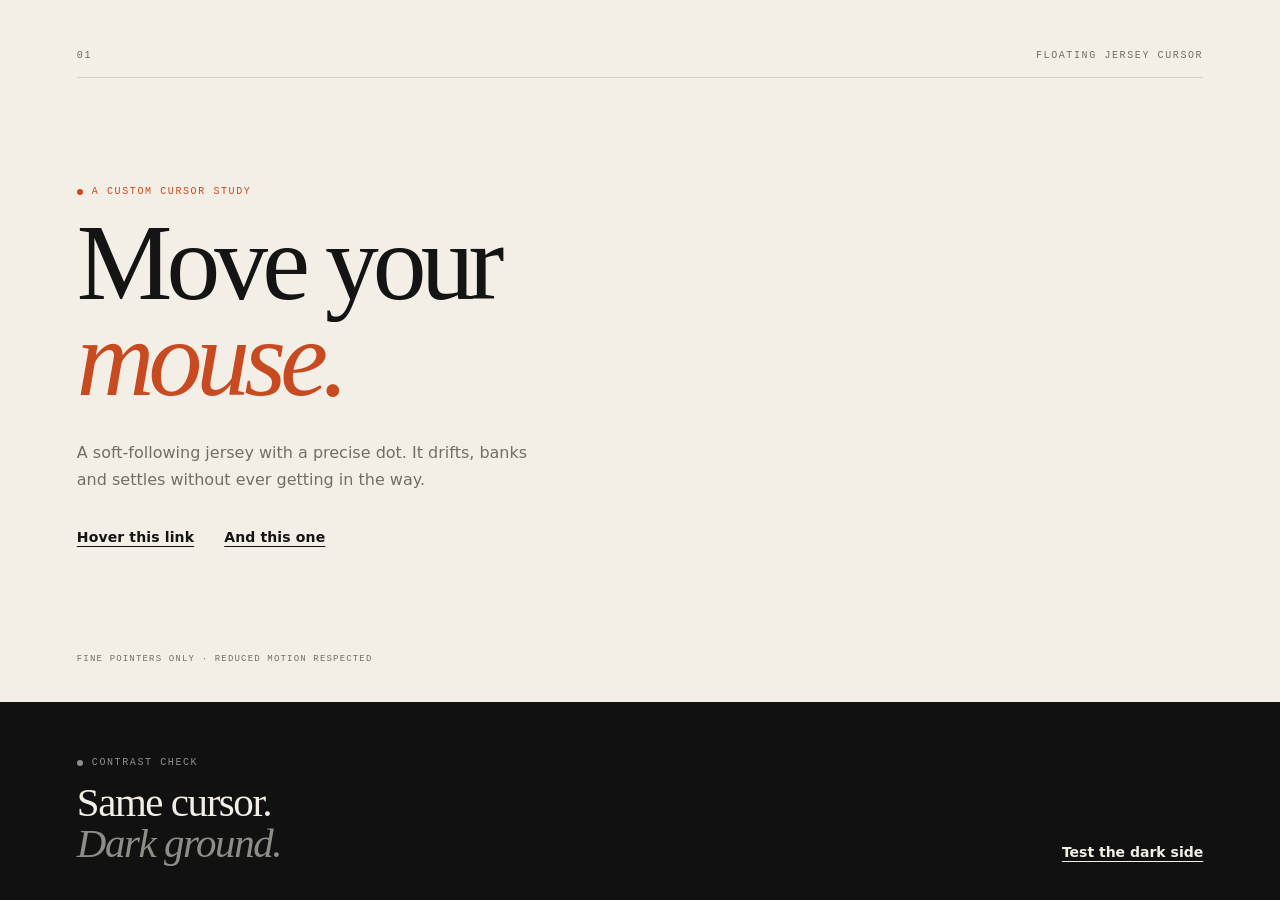
<file: oss_cursor/index.html>
<!doctype html>
<html lang="en">
  <head>
    <meta charset="UTF-8" />
    <meta name="viewport" content="width=device-width, initial-scale=1.0" />
    <meta
      name="description"
      content="A smooth floating jersey custom cursor with a precise dot, soft spring motion and accessible fallbacks."
    />
    <meta name="theme-color" content="#f3efe6" />
    <title>Floating Jersey Cursor</title>
    <link
      rel="icon"
      href="data:image/svg+xml,%3Csvg xmlns='http://www.w3.org/2000/svg' viewBox='0 0 32 32'%3E%3Crect width='32' height='32' rx='16' fill='%23141414'/%3E%3Ccircle cx='16' cy='16' r='4' fill='%23f3efe6'/%3E%3C/svg%3E"
    />
    <link rel="stylesheet" href="style.css" />
  </head>
  <body>
    <main class="page">
      <section class="light-panel" aria-labelledby="page-title">
        <header class="meta">
          <span>01</span>
          <span>Floating jersey cursor</span>
        </header>

        <div class="intro">
          <p class="eyebrow">A custom cursor study</p>
          <h1 id="page-title">Move your <em>mouse.</em></h1>
          <p class="lede">
            A soft-following jersey with a precise dot. It drifts, banks and
            settles without ever getting in the way.
          </p>
          <nav class="links" aria-label="Cursor test links">
            <a href="#" data-cursor="View">Hover this link</a>
            <a href="#">And this one</a>
          </nav>
        </div>

        <p class="note">Fine pointers only · Reduced motion respected</p>
      </section>

      <section class="dark-panel" aria-label="Dark background cursor test">
        <div class="dark-top">
          <p class="eyebrow">Contrast check</p>
          <p class="dark-title">Same cursor.<br /><span>Dark ground.</span></p>
        </div>
        <a href="#" data-cursor="View">Test the dark side</a>
      </section>
    </main>

    <canvas
      class="cursor-thread"
      id="cursor-thread"
      aria-hidden="true"
    ></canvas>

    <div class="cursor" id="cursor" aria-hidden="true">
      <div class="cursor__shirt" id="cursor-shirt">
        <div class="cursor__float" id="cursor-float">
          <img
            class="cursor__image cursor__sleeve cursor__sleeve--left"
            id="cursor-sleeve-left"
            src="jersey-sleeve-left.png"
            width="400"
            height="375"
            alt=""
            draggable="false"
          />
          <img
            class="cursor__image cursor__sleeve cursor__sleeve--right"
            id="cursor-sleeve-right"
            src="jersey-sleeve-right.png"
            width="400"
            height="375"
            alt=""
            draggable="false"
          />
          <img
            class="cursor__image cursor__body"
            id="cursor-image"
            src="jersey-body.png"
            width="400"
            height="375"
            alt=""
            draggable="false"
          />
        </div>
      </div>
      <span class="cursor__dot" id="cursor-dot"></span>
      <span class="cursor__label" id="cursor-label"></span>
    </div>

    <script src="script.js"></script>
  </body>
</html>
</file>
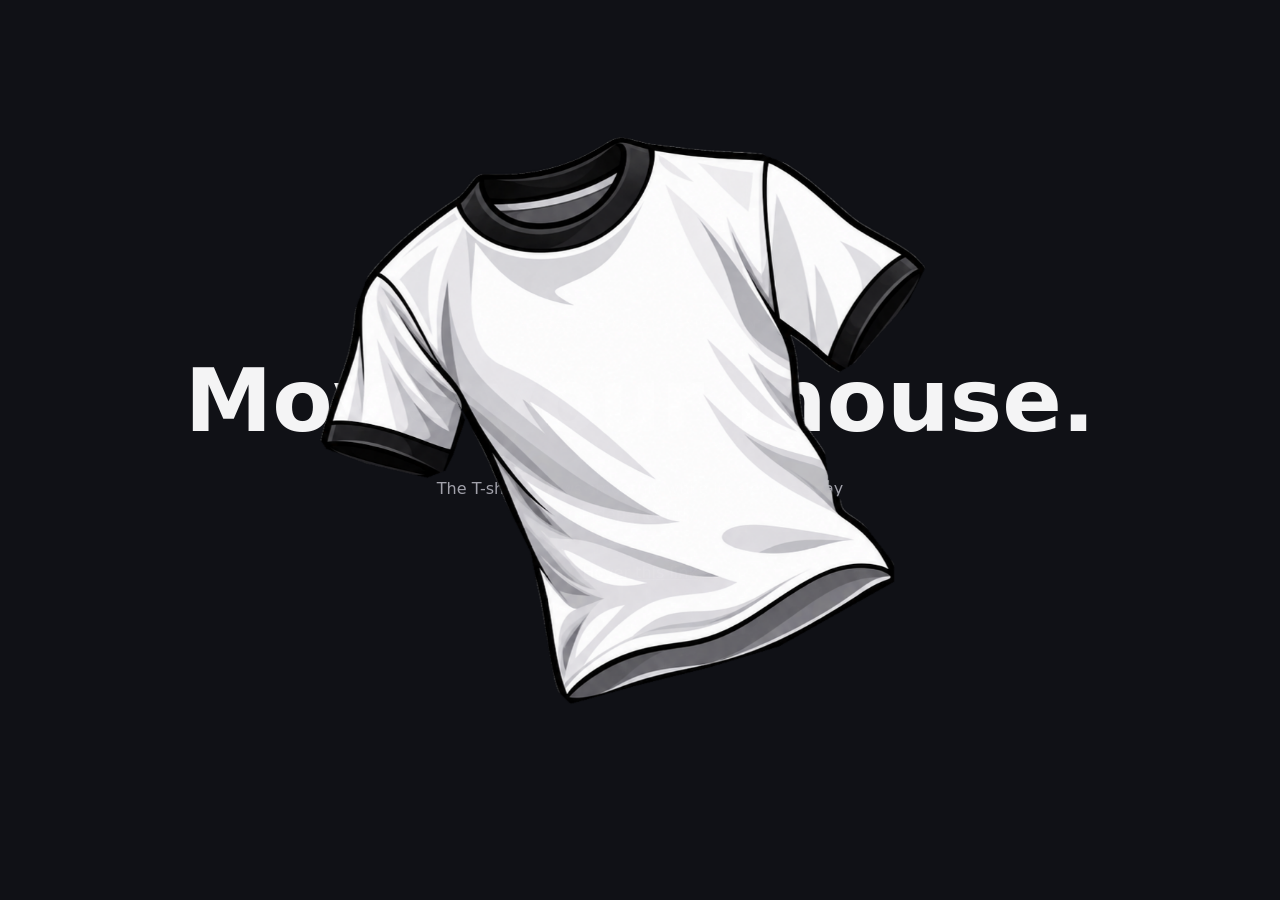
<file: oss_cursor1/index.html>
<!doctype html>
<html lang="en">
  <head>
    <meta charset="UTF-8" />
    <meta name="viewport" content="width=device-width, initial-scale=1.0" />
    <title>Floating T-shirt Cursor</title>
    <link rel="stylesheet" href="style.css" />
  </head>
  <body>
    <main class="page">
      <span class="eyebrow">INTERACTIVE CURSOR EXPERIMENT</span>
      <h1>Move your mouse.</h1>
      <p>The T-shirt follows smoothly while its sleeves sway independently.</p>
      <a href="#">Hover this link</a>
    </main>

    <div class="shirt-body" aria-hidden="true">
      <img class="shirt-part sleeve sleeve-left" src="sleeve-left.png" alt="" />
      <img
        class="shirt-part sleeve sleeve-right"
        src="sleeve-right.png"
        alt=""
      />
      <img class="shirt-part shirt-body" src="shirt-body.png" alt="" />
    </div>

    <script src="cursor.js"></script>
  </body>
</html>
</file>
<file: oss_cursor/style.css>
:root {
  --paper: #f3efe6;
  --ink: #141414;
  --muted: #756e63;
  --line: rgba(20, 20, 20, 0.14);
  --accent: #c84a20;
  --accent-light: #ff9a70;
  --dark: #111111;
  --dark-muted: rgba(243, 239, 230, 0.56);
  --pad: clamp(24px, 6vw, 96px);
  --serif: "Iowan Old Style", "Palatino Linotype", "Book Antiqua", Palatino,
    Georgia, serif;
  --sans: "Segoe UI", ui-sans-serif, system-ui, -apple-system,
    BlinkMacSystemFont, Arial, sans-serif;
  --mono: "SFMono-Regular", Consolas, "Liberation Mono", Menlo, monospace;
}

*,
*::before,
*::after {
  box-sizing: border-box;
}

html {
  background: var(--paper);
  color-scheme: light;
}

body {
  margin: 0;
  min-height: 100svh;
  overflow-x: clip;
  background: var(--paper);
  color: var(--ink);
  font-family: var(--sans);
  -webkit-font-smoothing: antialiased;
  text-rendering: optimizeLegibility;
}

::selection {
  background: var(--ink);
  color: var(--paper);
}

a {
  color: inherit;
  text-decoration-line: underline;
  text-decoration-thickness: 1px;
  text-underline-offset: 0.28em;
}

a:focus-visible {
  outline: 2px solid currentColor;
  outline-offset: 5px;
}

.page {
  min-height: 100svh;
  display: grid;
  grid-template-rows: minmax(0, 1fr) auto;
}

.light-panel {
  min-height: 0;
  padding: clamp(22px, 4vw, 56px) var(--pad) clamp(22px, 3vw, 36px);
  display: grid;
  grid-template-rows: auto 1fr auto;
  gap: clamp(32px, 5vw, 56px);
}

.meta {
  display: flex;
  align-items: center;
  justify-content: space-between;
  gap: 24px;
  padding-bottom: 16px;
  border-bottom: 1px solid var(--line);
  color: var(--muted);
  font-family: var(--mono);
  font-size: 10px;
  font-weight: 500;
  letter-spacing: 0.16em;
  line-height: 1;
  text-transform: uppercase;
}

.meta span:last-child {
  text-align: right;
}

.intro {
  align-self: center;
  max-width: 880px;
  padding: clamp(12px, 3vw, 36px) 0;
}

.eyebrow {
  display: flex;
  align-items: center;
  gap: 9px;
  margin: 0 0 18px;
  color: var(--accent);
  font-family: var(--mono);
  font-size: 10px;
  font-weight: 500;
  letter-spacing: 0.16em;
  line-height: 1;
  text-transform: uppercase;
}

.eyebrow::before {
  content: "";
  width: 6px;
  height: 6px;
  flex: 0 0 auto;
  border-radius: 50%;
  background: currentColor;
}

h1 {
  max-width: 10ch;
  margin: 0 0 clamp(22px, 3vw, 32px);
  font-family: var(--serif);
  font-size: clamp(3.5rem, 8.4vw, 7.4rem);
  font-weight: 500;
  letter-spacing: -0.055em;
  line-height: 0.9;
  text-wrap: balance;
}

h1 em {
  color: var(--accent);
  font-weight: 400;
}

.lede {
  max-width: 46ch;
  margin: 0 0 clamp(26px, 3vw, 36px);
  color: var(--muted);
  font-size: clamp(15px, 1.25vw, 18px);
  line-height: 1.65;
}

.links {
  display: flex;
  flex-wrap: wrap;
  gap: 12px 30px;
}

.links a {
  font-size: 14px;
  font-weight: 600;
  letter-spacing: 0.01em;
  transition: color 180ms ease;
}

.links a:hover,
.dark-panel > a:hover {
  color: var(--accent);
}

.note {
  margin: 0;
  color: var(--muted);
  font-family: var(--mono);
  font-size: 9px;
  letter-spacing: 0.13em;
  line-height: 1.4;
  text-transform: uppercase;
}

.dark-panel {
  min-height: clamp(170px, 22svh, 230px);
  padding: clamp(24px, 3vw, 36px) var(--pad);
  display: flex;
  flex-wrap: wrap;
  align-items: flex-end;
  justify-content: space-between;
  gap: 28px;
  background: var(--dark);
  color: var(--paper);
}

.dark-panel .eyebrow {
  margin-bottom: 14px;
  color: var(--dark-muted);
}

.dark-title {
  margin: 0;
  font-family: var(--serif);
  font-size: clamp(1.8rem, 3.2vw, 3rem);
  font-weight: 500;
  letter-spacing: -0.035em;
  line-height: 1;
}

.dark-title span {
  color: var(--dark-muted);
  font-style: italic;
  font-weight: 400;
}

.dark-panel > a {
  padding-bottom: 4px;
  font-size: 14px;
  font-weight: 600;
  transition: color 180ms ease;
}

.dark-panel > a:hover {
  color: var(--accent-light);
}

/* --------------------------------------------------------------------------
   Cursor
   -------------------------------------------------------------------------- */

.cursor-thread {
  position: fixed;
  inset: 0;
  z-index: 2147483646;
  display: block;
  width: 100%;
  height: 100%;
  opacity: 0;
  pointer-events: none;
  mix-blend-mode: difference;
  transition: opacity 160ms ease;
}

.cursor-thread.is-visible {
  opacity: 1;
}

.cursor {
  position: fixed;
  inset: 0;
  z-index: 2147483647;
  visibility: hidden;
  pointer-events: none;
}

.cursor.is-visible {
  visibility: visible;
}

.cursor__shirt {
  position: fixed;
  top: 0;
  left: 0;
  z-index: 2;
  width: clamp(30px, 3.5vw, 76px);
  opacity: 0;
  pointer-events: none;
  perspective: 900px;
  transform: translate3d(-200px, -200px, 0);
  transition: opacity 180ms ease;
  will-change: transform;
}

.cursor.is-visible .cursor__shirt {
  opacity: 1;
}

.cursor__float {
  position: relative;
  display: block;
  transform-origin: 52% 46%;
  transform-style: preserve-3d;
  filter: drop-shadow(0 16px 18px rgba(15, 15, 15, 0.18))
    drop-shadow(0 4px 5px rgba(15, 15, 15, 0.14));
  will-change: transform;
}

.cursor__image {
  display: block;
  width: 100%;
  height: auto;
  pointer-events: none;
  user-select: none;
  -webkit-user-drag: none;
}

.cursor__body {
  position: relative;
  z-index: 2;
}

.cursor__sleeve {
  position: absolute;
  top: 0;
  left: 0;
  z-index: 1;
  width: 100%;
  height: 100%;
  object-fit: fill;
  will-change: transform;
}

.cursor__sleeve--left {
  transform-origin: 11.711% 25.245%;
}

.cursor__sleeve--right {
  transform-origin: 72.79% 6.495%;
}

.cursor__dot {
  position: fixed;
  top: 0;
  left: 0;
  z-index: 3;
  width: 5px;
  height: 5px;
  border-radius: 50%;
  background: #fff;
  box-shadow: 0 0 0 1.5px rgba(0, 0, 0, 0.55),
    0 1px 4px rgba(0, 0, 0, 0.22);
  pointer-events: none;
  transform: translate3d(-100px, -100px, 0) translate(-50%, -50%);
  will-change: transform;
}

.cursor__label {
  position: fixed;
  top: 0;
  left: 0;
  z-index: 4;
  padding: 6px 9px 5px;
  border-radius: 2px;
  background: #f6f2e9;
  color: #121212;
  box-shadow: 0 0 0 1px rgba(18, 18, 18, 0.16),
    0 4px 12px rgba(0, 0, 0, 0.12);
  font-family: var(--mono);
  font-size: 9px;
  font-weight: 600;
  letter-spacing: 0.16em;
  line-height: 1;
  text-transform: uppercase;
  white-space: nowrap;
  opacity: 0;
  pointer-events: none;
  transform: translate3d(-100px, -100px, 0);
  transition: opacity 120ms ease;
  will-change: transform;
}

.cursor__label.is-visible {
  opacity: 1;
}

.cursor.is-text .cursor__shirt,
.cursor.is-text .cursor__dot,
.cursor.is-text .cursor__label {
  opacity: 0;
  transition-duration: 90ms;
}

/* Only hide the native cursor once the custom cursor is actually active. */
@media (hover: hover) and (pointer: fine) {
  html.has-shirt-body,
  html.has-shirt-body body,
  html.has-shirt-body a,
  html.has-shirt-body button,
  html.has-shirt-body [role="button"] {
    cursor: none;
  }

  html.has-shirt-body input,
  html.has-shirt-body textarea,
  html.has-shirt-body select,
  html.has-shirt-body [contenteditable="true"] {
    cursor: text;
  }
}

/* Touch devices keep their native cursor and never see the custom one. */
@media (hover: none), (pointer: coarse) {
  .cursor,
  .cursor-thread {
    display: none !important;
  }
}

@media (prefers-reduced-motion: reduce) {
  .cursor,
  .cursor-thread {
    display: none !important;
  }

  html.has-shirt-body,
  html.has-shirt-body body,
  html.has-shirt-body a,
  html.has-shirt-body button,
  html.has-shirt-body [role="button"] {
    cursor: auto;
  }
}

@media print {
  .cursor,
  .cursor-thread {
    display: none !important;
  }

  html.has-shirt-body * {
    cursor: auto !important;
  }
}

@media (max-width: 720px) {
  .page {
    min-height: 100svh;
  }

  .light-panel {
    min-height: 78svh;
    gap: 28px;
  }

  h1 {
    font-size: clamp(3.2rem, 15vw, 5rem);
  }

  .dark-panel {
    align-items: flex-start;
  }

  .dark-panel > a {
    margin-top: 4px;
  }
}
</file>
<file: oss_cursor1/style.css>
:root {
  --cursor-size: 190px; /* Adjust the complete shirt size here */
}

* { box-sizing: border-box; }

body {
  margin: 0;
  min-height: 100vh;
  background: #101116;
  color: #f4f4f5;
  font-family: Inter, system-ui, sans-serif;
}

.page {
  min-height: 100vh;
  display: grid;
  align-content: center;
  justify-items: center;
  text-align: center;
  padding: 32px;
}

.eyebrow {
  color: #a1a1aa;
  letter-spacing: .18em;
  font-size: 11px;
}

h1 { font-size: clamp(42px, 8vw, 88px); margin: 18px 0 8px; }
p { color: #a1a1aa; max-width: 480px; line-height: 1.6; }
a { color: #fff; margin-top: 20px; }

@media (pointer: fine) {
  body, a { cursor: none; }
}

.shirt-cursor {
  position: fixed;
  left: 0;
  top: 0;
  width: var(--cursor-size);
  aspect-ratio: 1;
  pointer-events: none;
  z-index: 999999;
  opacity: 0;
  transform: translate3d(-50%, -50%, 0);
  will-change: transform;
  transition: opacity 180ms ease;
}

.shirt-cursor.is-visible { opacity: 1; }

.shirt-part {
  position: absolute;
  inset: 0;
  width: 100%;
  height: 100%;
  object-fit: contain;
  pointer-events: none;
  user-select: none;
  -webkit-user-drag: none;
  will-change: transform;
}

.sleeve-left {
  transform-origin: 31% 34%;
  z-index: 1;
}

.sleeve-right {
  transform-origin: 65% 23%;
  z-index: 1;
}

.shirt-body { z-index: 2; }

@media (pointer: coarse) {
  .shirt-cursor { display: none; }
}
</file>
